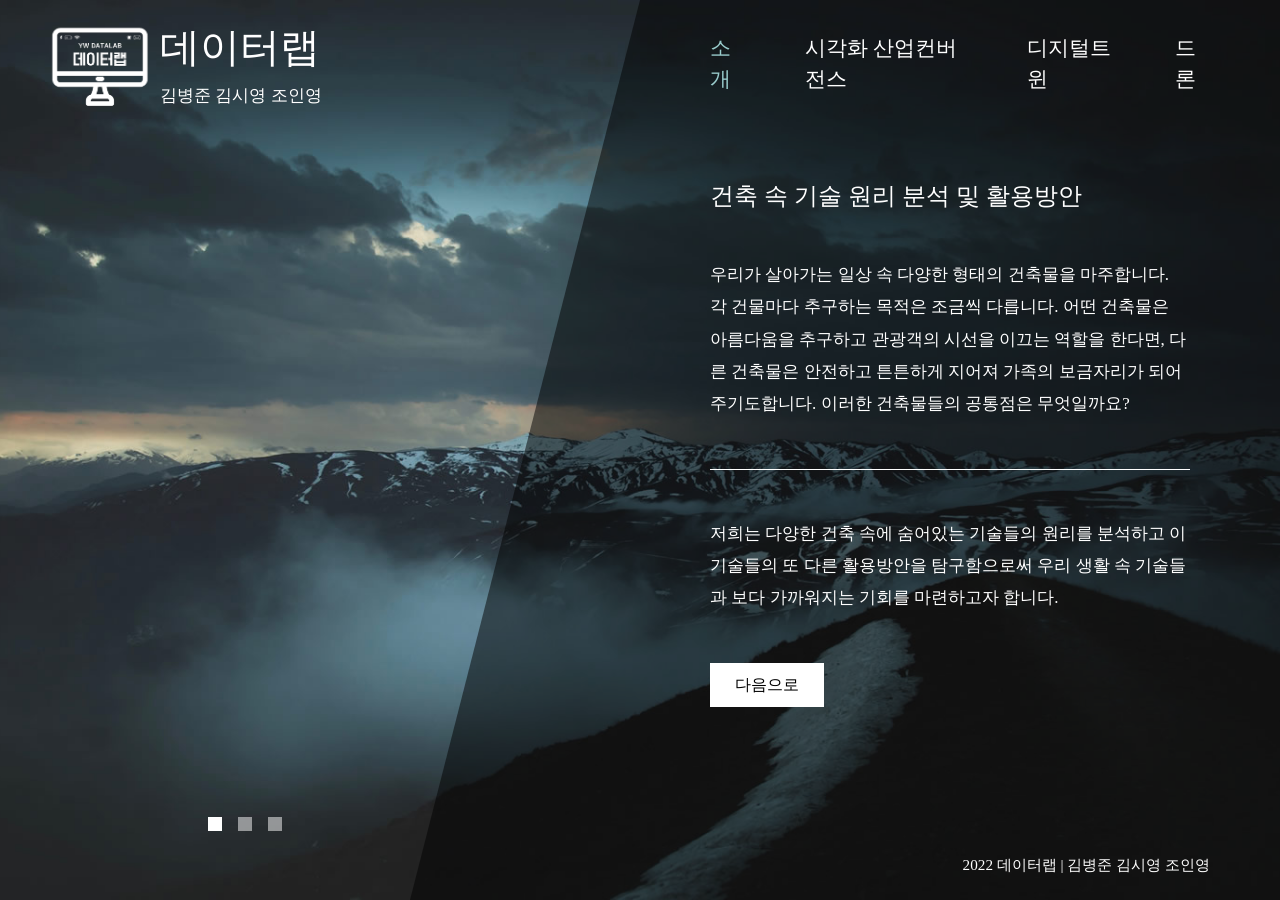
<file: group2/index.html>
<!DOCTYPE html>
<html lang="en">

<head>
    <meta charset="UTF-8">
    <meta name="viewport" content="width=device-width, initial-scale=1.0">
    <meta http-equiv="X-UA-Compatible" content="ie=edge">
    <title>건축기술</title>
    <link href="https://fonts.googleapis.com/css?family=Open+Sans:300,400" rel="stylesheet" /> <!-- https://fonts.google.com/ -->
    <link href="css/bootstrap.min.css" rel="stylesheet" /> <!-- https://getbootstrap.com/ -->
    <link href="fontawesome/css/all.min.css" rel="stylesheet" /> <!-- https://fontawesome.com/ -->
    <link href="css/templatemo-diagoona.css" rel="stylesheet" />
    <link rel="shortcut icon" href="img/데이터랩 로고_블랙.png">
<!--

TemplateMo 550 Diagoona

https://templatemo.com/tm-550-diagoona

-->
</head>

<body>
    <div class="tm-container">        
        <div>
            <div class="tm-row pt-4">
                <div class="tm-col-left">
                    <div class="tm-site-header media">
                        <a href="https://ywdatalab.github.io/tech-research/"><img src="img/데이터랩 로고.png" width="120" height="100"></a>
                        <div class="media-body">
                            <h1 class="tm-sitename text-uppercase">데이터랩</h1>
                            <p class="tm-slogon">김병준 김시영 조인영</p>
                        </div>        
                    </div>
                </div>
                <div class="tm-col-right">
                    <nav class="navbar navbar-expand-lg" id="tm-main-nav">
                        <button class="navbar-toggler toggler-example mr-0 ml-auto" type="button" 
                            data-toggle="collapse" data-target="#navbar-nav" 
                            aria-controls="navbar-nav" aria-expanded="false" aria-label="Toggle navigation">
                            <span><i class="fas fa-bars"></i></span>
                        </button>
                        <div class="collapse navbar-collapse tm-nav" id="navbar-nav">
                            <ul class="navbar-nav text-uppercase">
                                <li class="nav-item active">
                                    <a class="nav-link tm-nav-link" href="#">소개<span class="sr-only">(current)</span></a>
                                </li>
                                <li class="nav-item">
                                    <a class="nav-link tm-nav-link" href="about.html">시각화 산업컨버전스</a>
                                </li>
                                <li class="nav-item">
                                    <a class="nav-link tm-nav-link" href="services.html">디지털트윈</a>
                                </li>                            
                                <li class="nav-item">
                                    <a class="nav-link tm-nav-link" href="contact.html">드론</a>
                                </li>
                            </ul>                            
                        </div>                        
                    </nav>
                </div>
            </div>
            
            <div class="tm-row">
                <div class="tm-col-left"></div>
                <main class="tm-col-right">
                    <section class="tm-content">
                        <h2 class="mb-5 tm-content-title">건축 속 기술 원리 분석 및 활용방안</h2>
                        <p class="mb-5"> ㅤ우리가 살아가는 일상 속 다양한 형태의 건축물을 마주합니다. 각 건물마다 추구하는 목적은 조금씩 다릅니다. 어떤 건축물은 아름다움을 추구하고 관광객의 시선을 이끄는 역할을 한다면, 다른 건축물은 안전하고 튼튼하게 지어져 가족의 보금자리가 되어주기도합니다. 이러한 건축물들의 공통점은 무엇일까요?</p>
                        <hr class="mb-5">
                        <p class="mb-5"> ㅤ저희는 다양한 건축 속에 숨어있는 기술들의 원리를 분석하고 이 기술들의 또 다른 활용방안을 탐구함으로써 우리 생활 속 기술들과 보다 가까워지는 기회를 마련하고자 합니다.</p>                        
                        <a href="about.html" class="btn btn-primary">다음으로</a>
                    </section>
                </main>
            </div>
        </div>        

        <div class="tm-row">
            <div class="tm-col-left text-center">            
                <ul class="tm-bg-controls-wrapper">
                    <li class="tm-bg-control active" data-id="0"></li>
                    <li class="tm-bg-control" data-id="1"></li>
                    <li class="tm-bg-control" data-id="2"></li>
                </ul>            
            </div>        
            <div class="tm-col-right tm-col-footer">
                <footer class="tm-site-footer text-right">
                    <p class="mb-0">2022 데이터랩  
                    
                    | 김병준 김시영 조인영 <a rel="nofollow" target="_parent" href="https://templatemo.com" class="tm-text-link"></a></a></p>
                </footer>
            </div>  
        </div>

        <!-- Diagonal background design -->
        <div class="tm-bg">
            <div class="tm-bg-left"></div>
            <div class="tm-bg-right"></div>
        </div>
    </div>

    <script src="js/jquery-3.4.1.min.js"></script>
    <script src="js/bootstrap.min.js"></script>
    <script src="js/jquery.backstretch.min.js"></script>
    <script src="js/templatemo-script.js"></script>
</body>
</html>
</file>
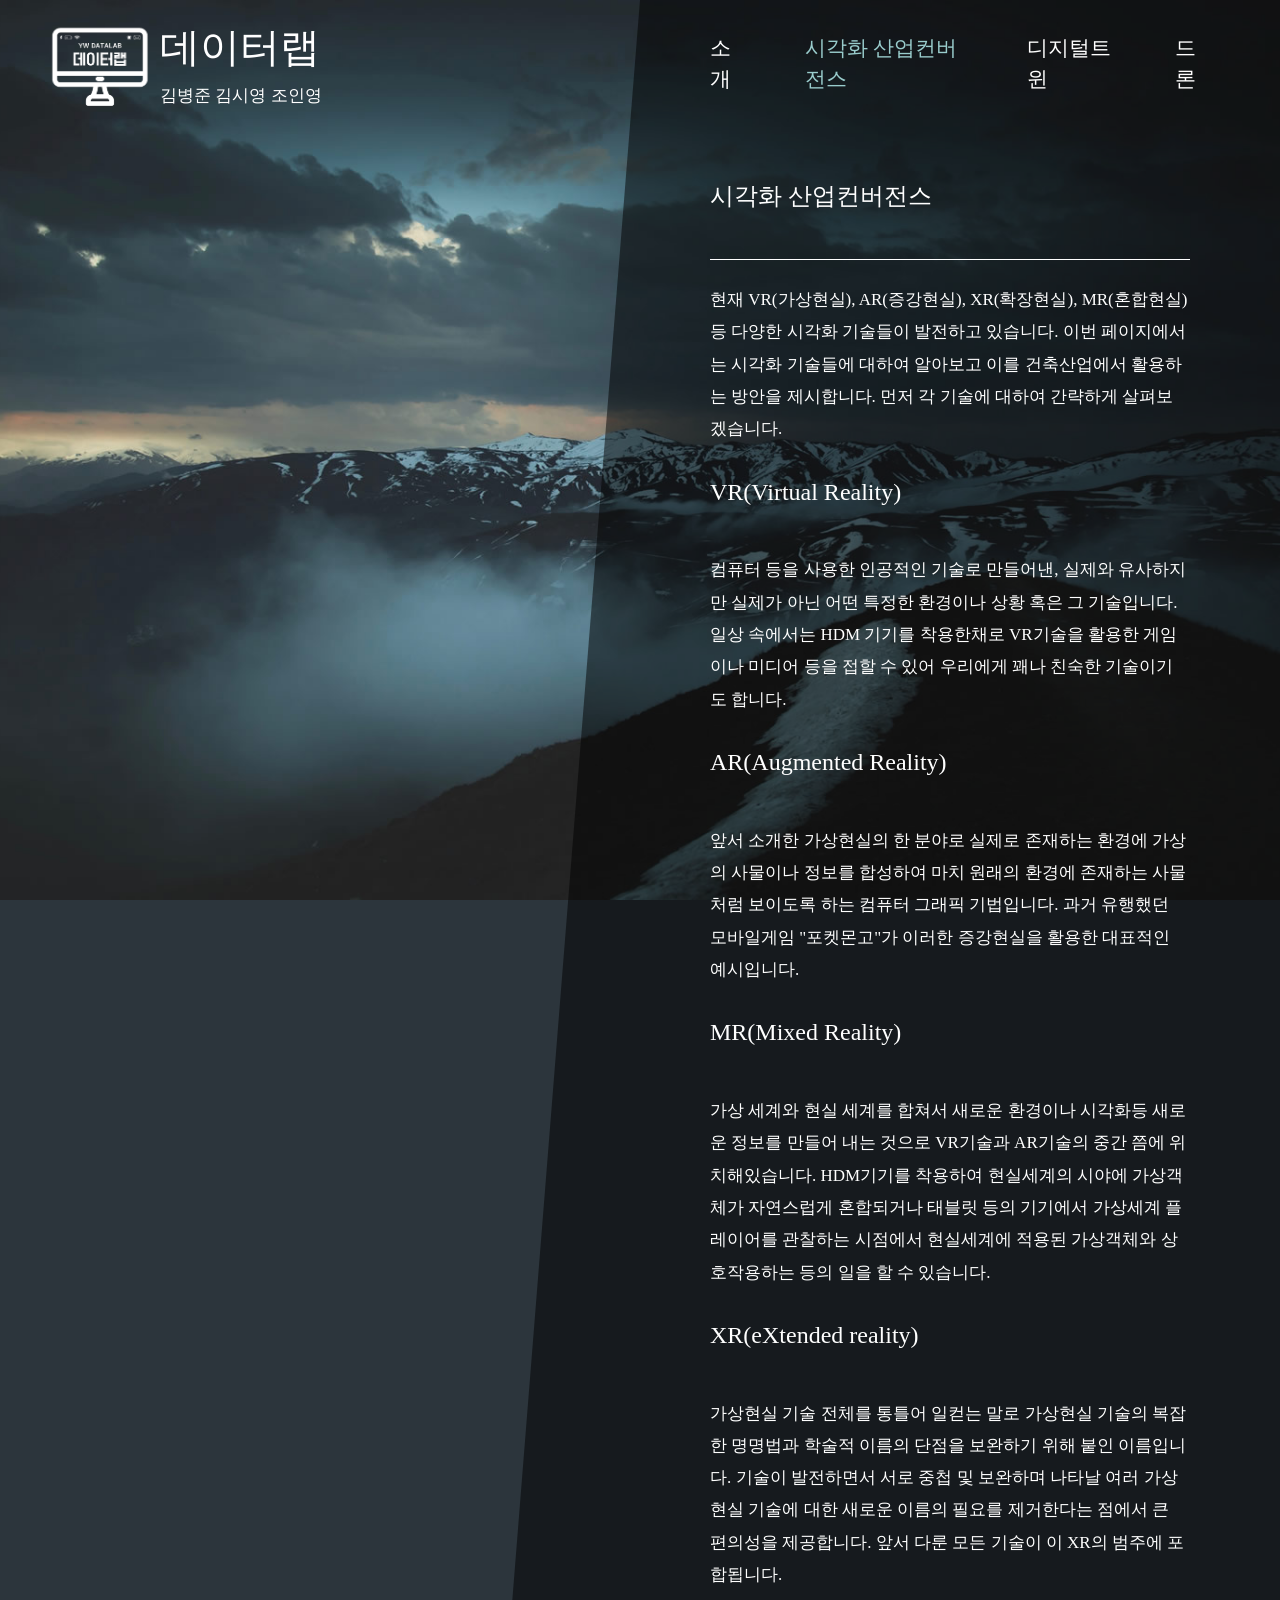
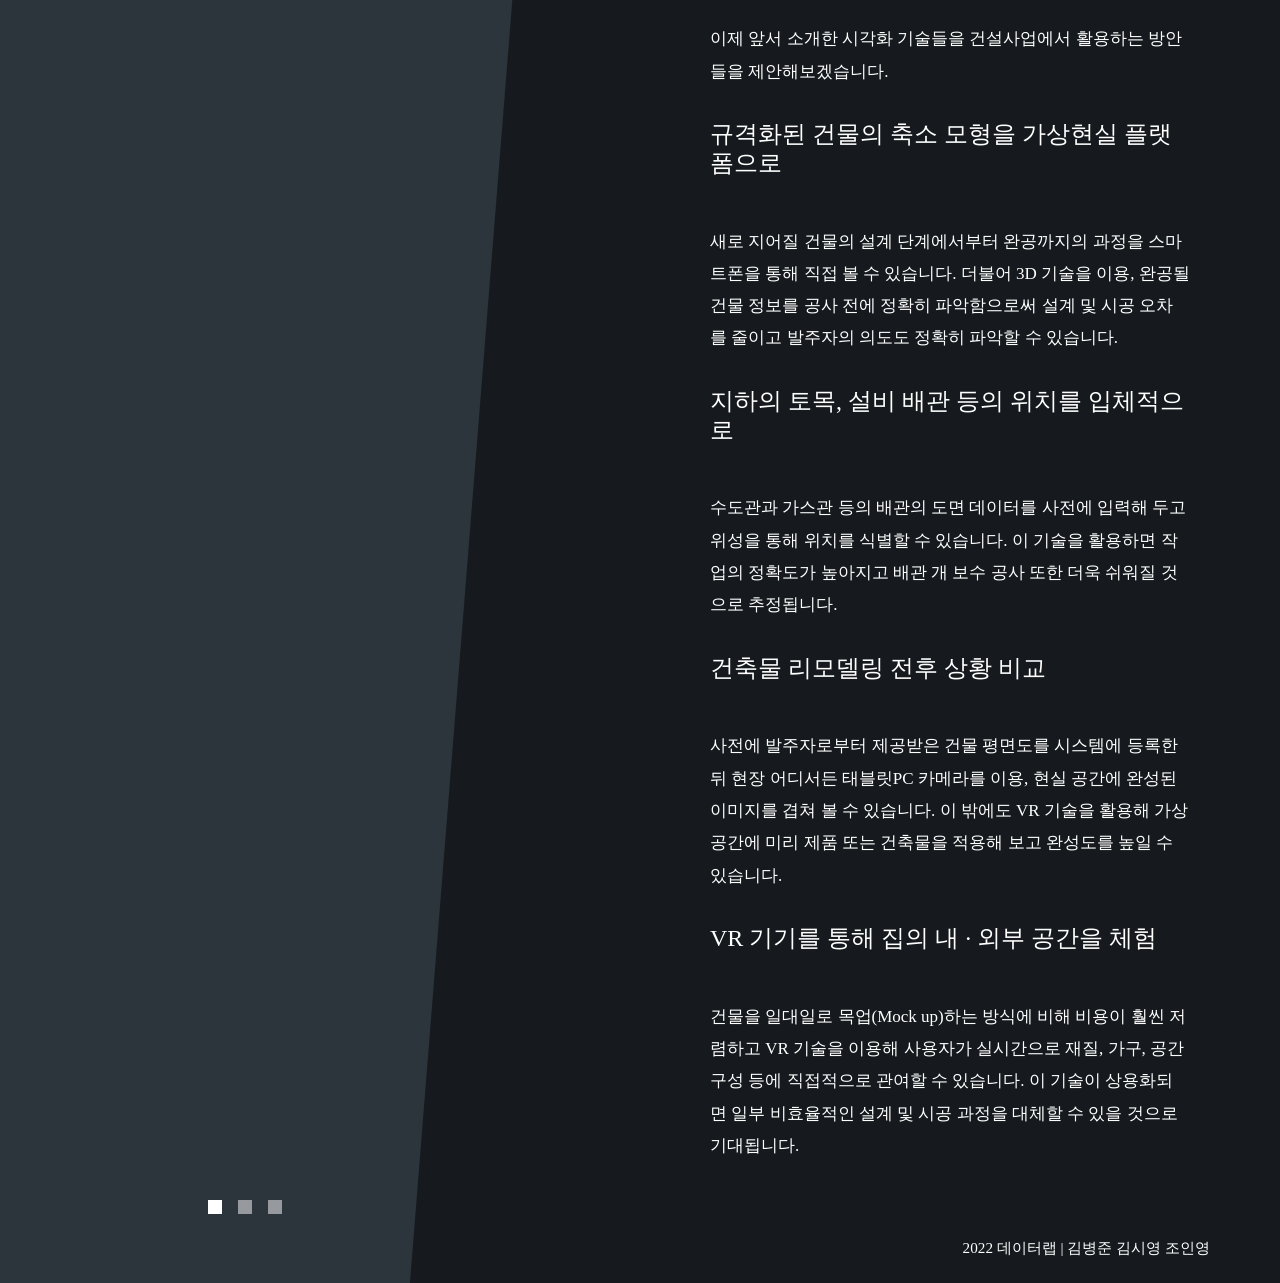
<file: group2/about.html>
<!DOCTYPE html>
<html lang="en">

<head>
    <meta charset="UTF-8">
    <meta name="viewport" content="width=device-width, initial-scale=1.0">
    <meta http-equiv="X-UA-Compatible" content="ie=edge">
    <title>건축기술</title>
    <link href="https://fonts.googleapis.com/css?family=Open+Sans:300,400" rel="stylesheet" /> <!-- https://fonts.google.com/ -->
    <link href="css/bootstrap.min.css" rel="stylesheet" /> <!-- https://getbootstrap.com/ -->
    <link href="fontawesome/css/all.min.css" rel="stylesheet" /> <!-- https://fontawesome.com/ -->
    <link href="css/templatemo-diagoona.css" rel="stylesheet" />
    <link rel="shortcut icon" href="img/데이터랩 로고_블랙.png">
<!--

TemplateMo 550 Diagoona

https://templatemo.com/tm-550-diagoona

-->
</head>

<body>
    <div class="tm-container">        
        <div>
            <div class="tm-row pt-4">
                <div class="tm-col-left">
                    <div class="tm-site-header media">
                        <a href="https://ywdatalab.github.io/tech-research/"><img src="img/데이터랩 로고.png" width="120" height="100"></a>
                        <div class="media-body">
                            <h1 class="tm-sitename text-uppercase">데이터랩</h1>
                            <p class="tm-slogon">김병준 김시영 조인영</p>
                        </div>        
                    </div>
                </div>
                <div class="tm-col-right">
                    <nav class="navbar navbar-expand-lg" id="tm-main-nav">
                        <button class="navbar-toggler toggler-example mr-0 ml-auto" type="button" 
                            data-toggle="collapse" data-target="#navbar-nav" 
                            aria-controls="navbar-nav" aria-expanded="false" aria-label="Toggle navigation">
                            <span><i class="fas fa-bars"></i></span>
                        </button>
                        <div class="collapse navbar-collapse tm-nav" id="navbar-nav">
                            <ul class="navbar-nav text-uppercase">
                                <li class="nav-item">
                                    <a class="nav-link tm-nav-link" href="index.html">소개</a>
                                </li>
                                <li class="nav-item active">
                                    <a class="nav-link tm-nav-link" href="about.html">시각화 산업컨버전스 <span class="sr-only">(current)</span></a>
                                </li>
                                <li class="nav-item">
                                    <a class="nav-link tm-nav-link" href="services.html">디지털트윈</a>
                                </li>                            
                                <li class="nav-item">
                                    <a class="nav-link tm-nav-link" href="contact.html">드론</a>
                                </li>
                            </ul>                            
                        </div>                        
                    </nav>
                </div>
            </div>
            
            <div class="tm-row">
                <div class="tm-col-left"></div>
                <main class="tm-col-right">
                    <section class="tm-content tm-about">
                        <h2 class="mb-5 tm-content-title">시각화 산업컨버전스</h2>
                        <hr class="mb-4">
                        <div class="media my-3">
                            <div class="media-body">
                                <p>ㅤ현재 VR(가상현실), AR(증강현실), XR(확장현실), MR(혼합현실)등 다양한 시각화 기술들이 발전하고 있습니다. 이번 페이지에서는 시각화 기술들에 대하여 알아보고 이를 건축산업에서 활용하는 방안을 제시합니다. 먼저 각 기술에 대하여 간략하게 살펴보겠습니다.</p>
                            </div> 
                        </div>

                        <h2 class="mb-5 tm-content-title">VR(Virtual Reality)</h2>
                        <div class="media my-3">
                        <div class="media-body">
                                <p>ㅤ컴퓨터 등을 사용한 인공적인 기술로 만들어낸, 실제와 유사하지만 실제가 아닌 어떤 특정한 환경이나 상황 혹은 그 기술입니다. 일상 속에서는 HDM 기기를 착용한채로 VR기술을 활용한 게임이나 미디어 등을 접할 수 있어 우리에게 꽤나 친숙한 기술이기도 합니다.</p>
                            </div> 
                        </div>

                        <h2 class="mb-5 tm-content-title">AR(Augmented Reality)</h2>
                        <div class="media my-3">                            
                            <div class="media-body">
                                <p>ㅤ앞서 소개한 가상현실의 한 분야로 실제로 존재하는 환경에 가상의 사물이나 정보를 합성하여 마치 원래의 환경에 존재하는 사물처럼 보이도록 하는 컴퓨터 그래픽 기법입니다. 과거 유행했던 모바일게임 "포켓몬고"가 이러한 증강현실을 활용한 대표적인 예시입니다.</p>
                            </div> 
                        </div>
                        <h2 class="mb-5 tm-content-title">MR(Mixed Reality)</h2>
                        <div class="media my-3">                            
                            <div class="media-body">
                                <p>ㅤ가상 세계와 현실 세계를 합쳐서 새로운 환경이나 시각화등 새로운 정보를 만들어 내는 것으로 VR기술과 AR기술의 중간 쯤에 위치해있습니다. HDM기기를 착용하여 현실세계의 시야에 가상객체가 자연스럽게 혼합되거나 태블릿 등의 기기에서 가상세계 플레이어를 관찰하는 시점에서 현실세계에 적용된 가상객체와 상호작용하는 등의 일을 할 수 있습니다.</p>
                            </div>
                        </div>
                        <h2 class="mb-5 tm-content-title">XR(eXtended reality)</h2>
                        <div class="media my-3">                            
                            <div class="media-body">
                                <p>ㅤ가상현실 기술 전체를 통틀어 일컫는 말로 가상현실 기술의 복잡한 명명법과  학술적 이름의 단점을 보완하기 위해 붙인 이름입니다. 기술이 발전하면서 서로 중첩 및 보완하며 나타날 여러 가상현실 기술에 대한 새로운 이름의 필요를 제거한다는 점에서 큰 편의성을 제공합니다. 앞서 다룬 모든 기술이 이 XR의 범주에 포합됩니다.</p>
                            </div>
                        </div>
                        <div class="media my-3">                            
                            <div class="media-body">
                                   <p>ㅤ이제 앞서 소개한 시각화 기술들을 건설사업에서 활용하는 방안들을 제안해보겠습니다.</p>
                       </div> 
                   </div>         
                                <h2 class="mb-5 tm-content-title">규격화된 건물의 축소 모형을 가상현실 플랫폼으로 </h2>
                                <div class="media my-3">                            
                                    <div class="media-body">
                                        <p> ㅤ새로 지어질 건물의 설계 단계에서부터 완공까지의 과정을 스마트폰을 통해 직접 볼 수 있습니다. 더불어 3D 기술을 이용, 완공될 건물 정보를 공사 전에 정확히 파악함으로써 설계 및 시공 오차를 줄이고 발주자의 의도도 정확히 파악할 수 있습니다.</p>
                                 </div>
                                </div>
                                <h2 class="mb-5 tm-content-title">지하의 토목, 설비 배관 등의 위치를 입체적으로</h2>
                                <div class="media my-3">                            
                                    <div class="media-body">
                                        <p>ㅤ수도관과 가스관 등의 배관의 도면 데이터를 사전에 입력해 두고 위성을 통해 위치를 식별할 수 있습니다. 이 기술을 활용하면 작업의 정확도가 높아지고 배관 개 보수 공사 또한 더욱 쉬워질 것으로 추정됩니다.</p>
                                    </div>
                                </div>
                                <h2 class="mb-5 tm-content-title">건축물 리모델링 전후 상황 비교</h2>
                                <div class="media my-3">                            
                                    <div class="media-body">
                                        <p>ㅤ사전에 발주자로부터 제공받은 건물 평면도를 시스템에 등록한 뒤 현장 어디서든 태블릿PC 카메라를 이용, 현실 공간에 완성된 이미지를 겹쳐 볼 수 있습니다. 이 밖에도 VR 기술을 활용해 가상공간에 미리 제품 또는 건축물을 적용해 보고 완성도를 높일 수 있습니다.</p>
                                    </div>
                                </div>
                                <h2 class="mb-5 tm-content-title">VR 기기를 통해 집의 내 · 외부 공간을 체험</h2>
                                <div class="media my-3">                            
                                    <div class="media-body">
                                        <p>ㅤ건물을 일대일로 목업(Mock up)하는 방식에 비해 비용이 훨씬 저렴하고 VR 기술을 이용해 사용자가 실시간으로 재질, 가구, 공간 구성 등에 직접적으로 관여할 수 있습니다. 이 기술이 상용화되면 일부 비효율적인 설계 및 시공 과정을 대체할 수 있을 것으로 기대됩니다. </p>
                                    </div>
                                </div>
                            </section>
                        </main>
                    </div>
                </div>          

        <div class="tm-row">
            <div class="tm-col-left text-center">            
                <ul class="tm-bg-controls-wrapper">
                    <li class="tm-bg-control active" data-id="0"></li>
                    <li class="tm-bg-control" data-id="1"></li>
                    <li class="tm-bg-control" data-id="2"></li>
                </ul>            
            </div>        
            <div class="tm-col-right tm-col-footer">
                <footer class="tm-site-footer text-right">
                    <p class="mb-0">2022 데이터랩  
                    
                        | 김병준 김시영 조인영 <a rel="nofollow" target="_parent" href="https://templatemo.com" class="tm-text-link"></a></a></p>
                    </footer>
            </div>   
        </div>        

        <!-- Diagonal background design -->
        <div class="tm-bg">
            <div class="tm-bg-left"></div>
            <div class="tm-bg-right"></div>
        </div>
    </div>

    <script src="js/jquery-3.4.1.min.js"></script>
    <script src="js/bootstrap.min.js"></script>
    <script src="js/jquery.backstretch.min.js"></script>
    <script src="js/templatemo-script.js"></script>
</body>
</html>
</file>
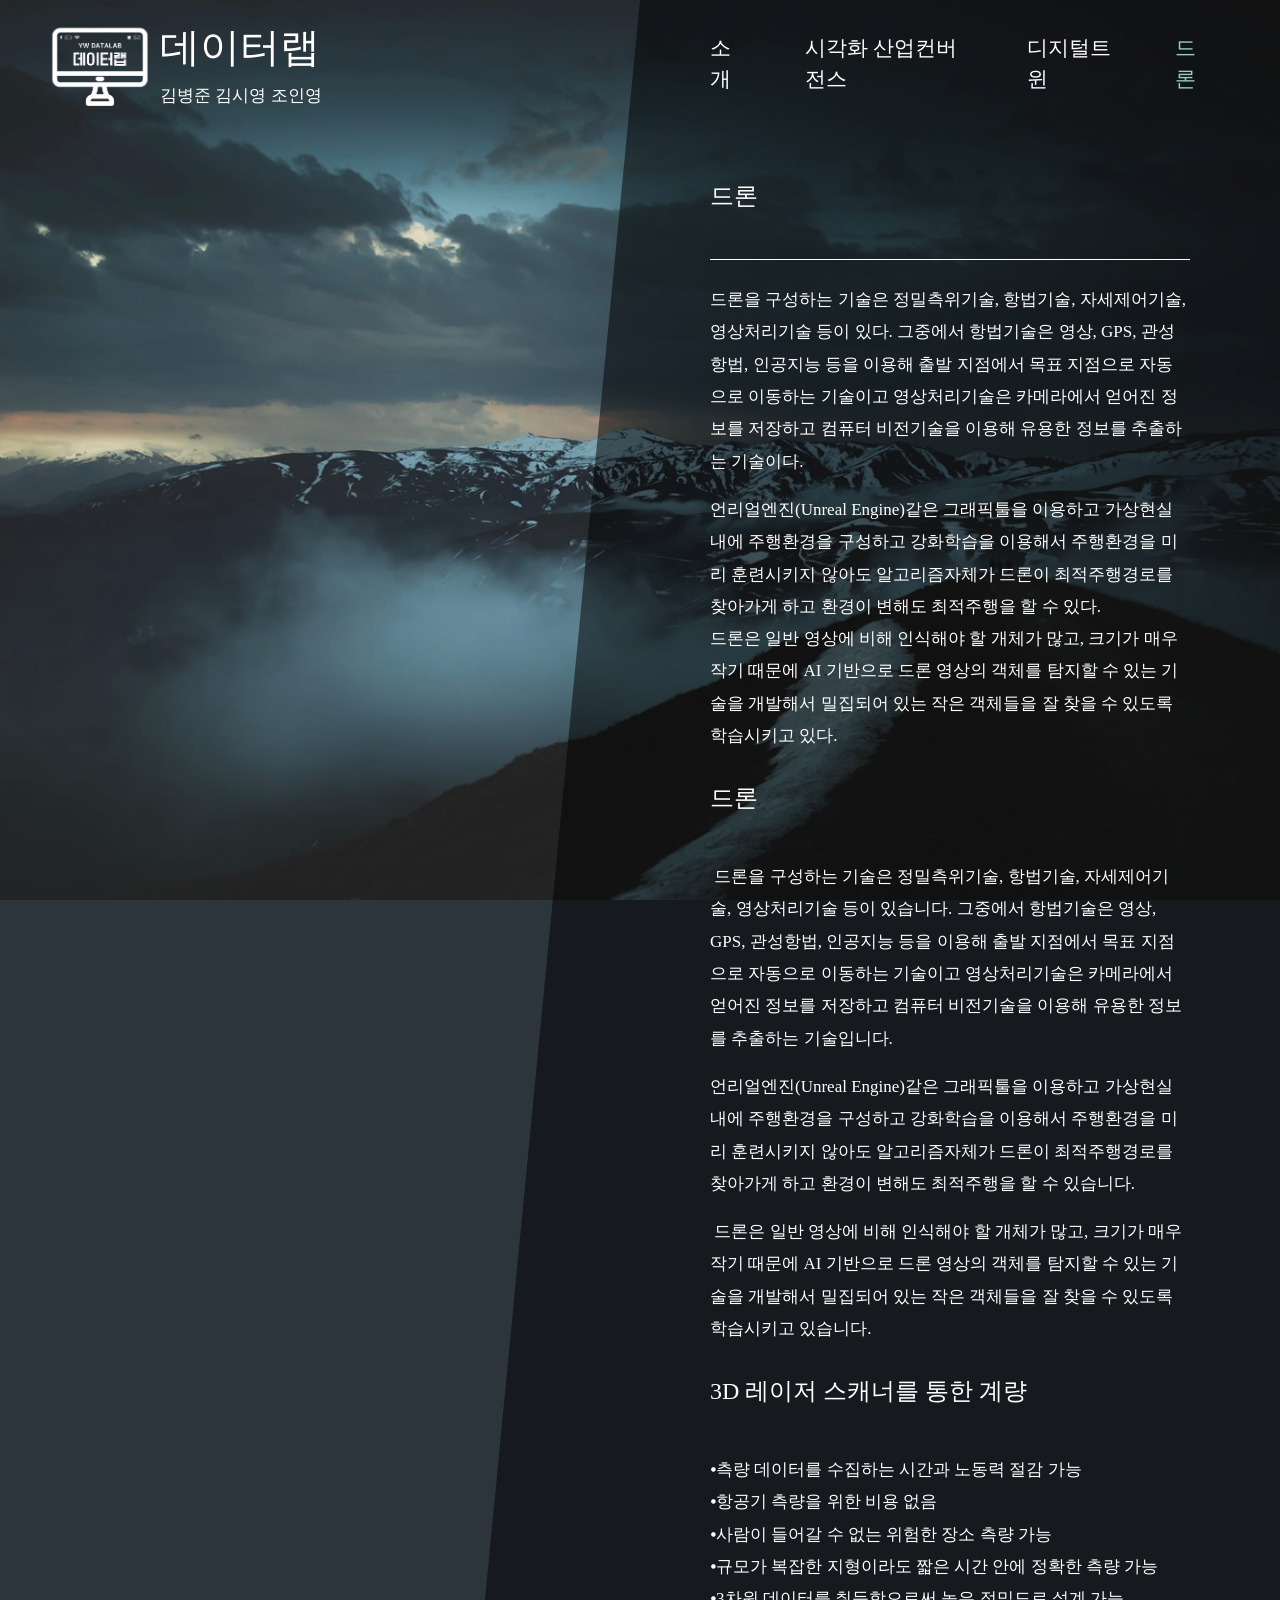
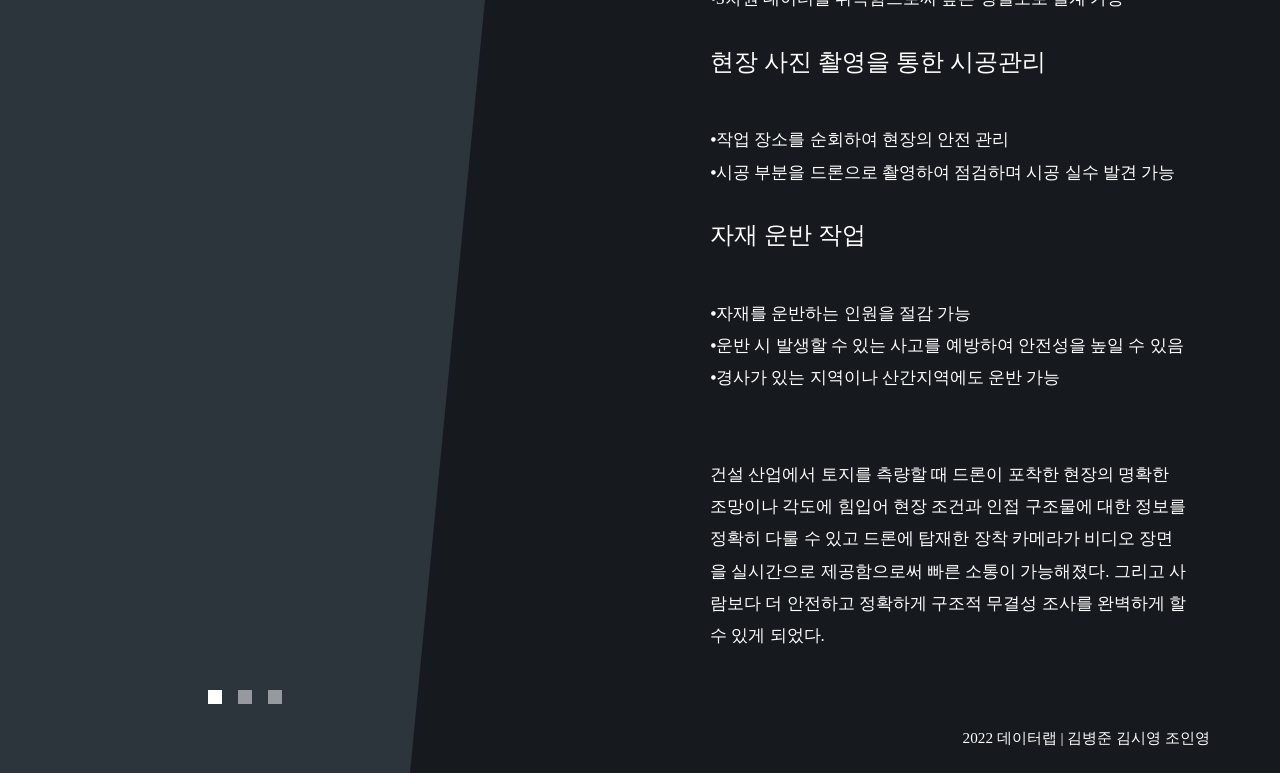
<file: group2/contact.html>
<!DOCTYPE html>
<html lang="en">

<head>
    <meta charset="UTF-8">
    <meta name="viewport" content="width=device-width, initial-scale=1.0">
    <meta http-equiv="X-UA-Compatible" content="ie=edge">
    <title>건축기술</title>
    <link href="https://fonts.googleapis.com/css?family=Open+Sans:300,400" rel="stylesheet" /> <!-- https://fonts.google.com/ -->
    <link href="css/bootstrap.min.css" rel="stylesheet" /> <!-- https://getbootstrap.com/ -->
    <link href="fontawesome/css/all.min.css" rel="stylesheet" /> <!-- https://fontawesome.com/ -->
    <link href="css/templatemo-diagoona.css" rel="stylesheet" />
    <link rel="shortcut icon" href="img/데이터랩 로고_블랙.png">
<!--

TemplateMo 550 Diagoona

https://templatemo.com/tm-550-diagoona

-->
</head>
<body>
    <div class="tm-container">
        <div>
            <div class="tm-row pt-4">
                <div class="tm-col-left">
                    <div class="tm-site-header media">
                        <a href="https://ywdatalab.github.io/tech-research/"><img src="img/데이터랩 로고.png" width="120" height="100"></a>
                        <div class="media-body">
                            <h1 class="tm-sitename text-uppercase">데이터랩</h1>
                            <p class="tm-slogon">김병준 김시영 조인영</p>
                        </div>        
                    </div>
                </div>
                <div class="tm-col-right">
                    <nav class="navbar navbar-expand-lg" id="tm-main-nav">
                        <button class="navbar-toggler toggler-example mr-0 ml-auto" type="button" 
                            data-toggle="collapse" data-target="#navbar-nav" 
                            aria-controls="navbar-nav" aria-expanded="false" aria-label="Toggle navigation">
                            <span><i class="fas fa-bars"></i></span>
                        </button>
                        <div class="collapse navbar-collapse tm-nav" id="navbar-nav">
                            <ul class="navbar-nav text-uppercase">
                                <li class="nav-item">
                                    <a class="nav-link tm-nav-link" href="index.html">소개</a>
                                </li>
                                <li class="nav-item">
                                    <a class="nav-link tm-nav-link" href="about.html">시각화 산업컨버전스</a>
                                </li>
                                <li class="nav-item">
                                    <a class="nav-link tm-nav-link" href="services.html">디지털트윈</a>
                                </li>                            
                                <li class="nav-item active">
                                    <a class="nav-link tm-nav-link" href="contact.html">드론 <span class="sr-only">(current)</span></a>
                                </li>
                            </ul>                            
                        </div>                        
                    </nav>
                </div>
            </div>
            
            <div class="tm-row">
                <div class="tm-col-left"></div>
                <main class="tm-col-right">
                    <section class="tm-content tm-about">
                        <h2 class="mb-5 tm-content-title">드론</h2>
                        <hr class="mb-4">
                        <div class="media my-3">
                            <div class="media-body">
                                <p> ㅤ드론을 구성하는 기술은 정밀측위기술, 항법기술, 자세제어기술, 영상처리기술 등이 있다. 
                                    그중에서 항법기술은 영상, GPS, 관성항법, 인공지능 등을 이용해 출발 지점에서 목표 지점으로 자동으로 이동하는 기술이고 
                                    영상처리기술은 카메라에서 얻어진 정보를 저장하고 컴퓨터 비전기술을 이용해 유용한 정보를 추출하는 기술이다.</p>
                                <p>ㅤ언리얼엔진(Unreal Engine)같은 그래픽툴을 이용하고 가상현실 내에 주행환경을 구성하고 강화학습을 이용해서 주행환경을 
                                    미리 훈련시키지 않아도 알고리즘자체가 드론이 최적주행경로를 찾아가게 하고 환경이 변해도 최적주행을 할 수 있다. <br>
                                    ㅤ드론은 일반 영상에 비해 인식해야 할 개체가 많고, 크기가 매우 작기 때문에 AI 기반으로 드론 영상의 객체를 탐지할 수 있는 
                                    기술을 개발해서 밀집되어 있는 작은 객체들을 잘 찾을 수 있도록 학습시키고 있다.</p>
                            </div> 
                        </div>
                                           
                                 <h2 class="mb-5 tm-content-title">드론</h2>
                                 <div class="media my-3">
                                    <div class="media-body">
                                <p>ㅤ 드론을 구성하는 기술은 정밀측위기술, 항법기술, 자세제어기술, 영상처리기술 등이 있습니다. 
                                    그중에서 항법기술은 영상, GPS, 관성항법, 인공지능 등을 이용해 출발 지점에서 목표 지점으로 자동으로 이동하는 기술이고 
                                    영상처리기술은 카메라에서 얻어진 정보를 저장하고 컴퓨터 비전기술을 이용해 유용한 정보를 추출하는 기술입니다.</p>
                                <p>ㅤ언리얼엔진(Unreal Engine)같은 그래픽툴을 이용하고 가상현실 내에 주행환경을 구성하고 강화학습을 이용해서 주행환경을 
                                    미리 훈련시키지 않아도 알고리즘자체가 드론이 최적주행경로를 찾아가게 하고 환경이 변해도 최적주행을 할 수 있습니다. </p>
                                  <p> ㅤ 드론은 일반 영상에 비해 인식해야 할 개체가 많고, 크기가 매우 작기 때문에 AI 기반으로 드론 영상의 객체를 탐지할 수 있는 
                                    기술을 개발해서 밀집되어 있는 작은 객체들을 잘 찾을 수 있도록 학습시키고 있습니다.</p>
                            </div> 
                        </div>

                        <h2 class="mb-5 tm-content-title">3D 레이저 스캐너를 통한 계량</h2>
                        <div class="media my-3">
                            <div class="media-body">
                                <p>⦁ㅤ측량 데이터를 수집하는 시간과 노동력 절감 가능<br>⦁ㅤ항공기 측량을 위한 비용 없음
                                    <br>⦁ㅤ사람이 들어갈 수 없는 위험한 장소 측량 가능<br>⦁ㅤ규모가 복잡한 지형이라도 짧은 시간 안에 정확한 측량 가능
                                    <br>⦁ㅤ3차원 데이터를 취득함으로써 높은 정밀도로 설계 가능<br></p>
                            </div> 
                        </div>

                        <h2 class="mb-5 tm-content-title">현장 사진 촬영을 통한 시공관리</h2>
                        <div class="media my-3">                            
                            <div class="media-body">
                                <p>⦁ㅤ작업 장소를 순회하여 현장의 안전 관리<br>⦁ㅤ시공 부분을 드론으로 촬영하여 점검하며 시공 실수 발견 가능<br></p>
                            </div> 
                        </div>

                        <h2 class="mb-5 tm-content-title">자재 운반 작업</h2>
                        <div class="media my-3">                            
                            <div class="media-body">
                                <p>⦁ㅤ자재를 운반하는 인원을 절감 가능<br>⦁ㅤ운반 시 발생할 수 있는 사고를 예방하여 안전성을 높일 수 있음<br>
                                    ⦁ㅤ경사가 있는 지역이나 산간지역에도 운반 가능<br>
                                </p>
                            </div>                         
                        </div>   
                        
                        <h2 class="mb-5 tm-content-title"></h2>
                        <div class="media my-3">                            
                            <div class="media-body">
                                <p>ㅤ건설 산업에서 토지를 측량할 때 드론이 포착한 현장의 명확한 조망이나 각도에 힘입어 현장 조건과 인접 구조물에 대한 정보를 
                                    정확히 다룰 수 있고 드론에 탑재한 장착 카메라가 비디오 장면을 실시간으로 제공함으로써 빠른 소통이 가능해졌다. 
                                    그리고 사람보다 더 안전하고 정확하게 구조적 무결성 조사를 완벽하게 할 수 있게 되었다.</p>
                            </div> 
                        </div>                     
                    </section>
                </main>
            </div>
        </div>        

        <div class="tm-row">
            <div class="tm-col-left text-center">            
                <ul class="tm-bg-controls-wrapper">
                    <li class="tm-bg-control active" data-id="0"></li>
                    <li class="tm-bg-control" data-id="1"></li>
                    <li class="tm-bg-control" data-id="2"></li>
                </ul>            
            </div>        
            <div class="tm-col-right tm-col-footer">
                <footer class="tm-site-footer text-right">
                    <p class="mb-0">2022 데이터랩  
                    
                        | 김병준 김시영 조인영 <a rel="nofollow" target="_parent" href="https://templatemo.com" class="tm-text-link"></a></a></p>
                    </footer>
            </div>   
        </div>        

        <!-- Diagonal background design -->
        <div class="tm-bg">
            <div class="tm-bg-left"></div>
            <div class="tm-bg-right"></div>
        </div>
    </div>

    <script src="js/jquery-3.4.1.min.js"></script>
    <script src="js/bootstrap.min.js"></script>
    <script src="js/jquery.backstretch.min.js"></script>
    <script src="js/templatemo-script.js"></script>
</body>
</html>
</file>
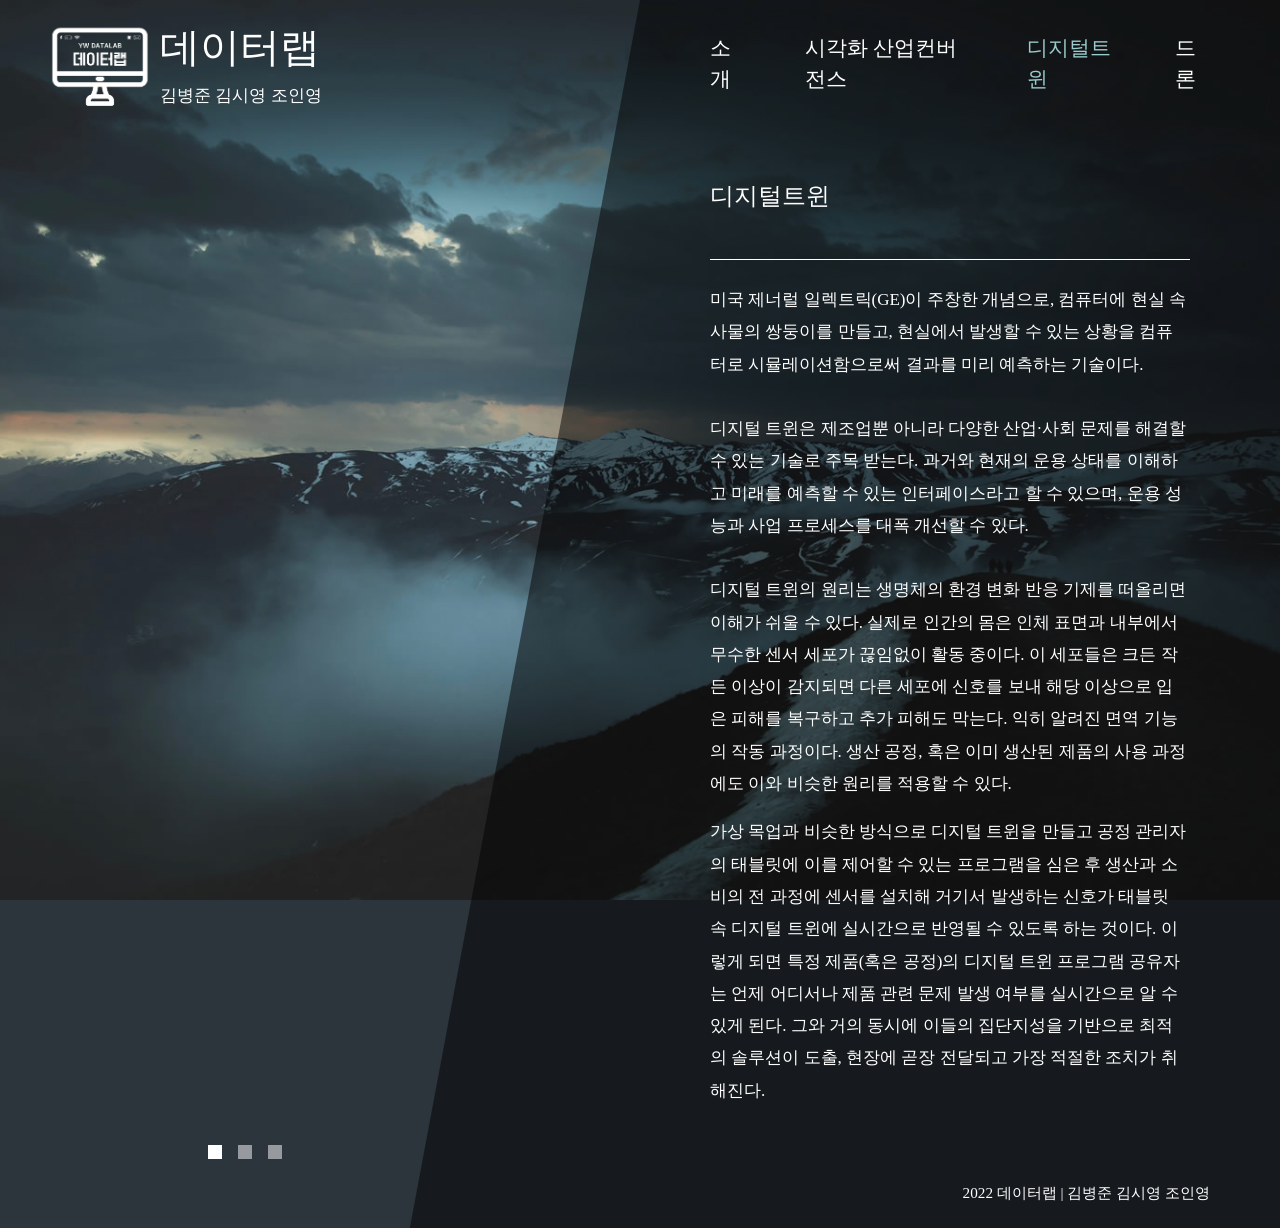
<file: group2/services.html>
<!DOCTYPE html>
<html lang="en">

<head>
    <meta charset="UTF-8">
    <meta name="viewport" content="width=device-width, initial-scale=1.0">
    <meta http-equiv="X-UA-Compatible" content="ie=edge">
    <title>건축기술</title>
    <link href="https://fonts.googleapis.com/css?family=Open+Sans:300,400" rel="stylesheet" /> <!-- https://fonts.google.com/ -->
    <link href="css/bootstrap.min.css" rel="stylesheet" /> <!-- https://getbootstrap.com/ -->
    <link href="fontawesome/css/all.min.css" rel="stylesheet" /> <!-- https://fontawesome.com/ -->
    <link href="css/templatemo-diagoona.css" rel="stylesheet" />
    <link rel="shortcut icon" href="img/데이터랩 로고_블랙.png">
<!--

TemplateMo 550 Diagoona

https://templatemo.com/tm-550-diagoona

-->
</head>

<body>
    <div class="tm-container">        
        <div>
            <div class="tm-row pt-4">
                <div class="tm-col-left">
                    <div class="tm-site-header media">
                        <a href="https://ywdatalab.github.io/tech-research/"><img src="img/데이터랩 로고.png" width="120" height="100"></a>
                        <div class="media-body">
                            <h1 class="tm-sitename text-uppercase">데이터랩</h1>
                            <p class="tm-slogon">김병준 김시영 조인영</p>
                        </div>        
                    </div>
                </div>
                <div class="tm-col-right">
                    <nav class="navbar navbar-expand-lg" id="tm-main-nav">
                        <button class="navbar-toggler toggler-example mr-0 ml-auto" type="button" 
                            data-toggle="collapse" data-target="#navbar-nav" 
                            aria-controls="navbar-nav" aria-expanded="false" aria-label="Toggle navigation">
                            <span><i class="fas fa-bars"></i></span>
                        </button>
                        <div class="collapse navbar-collapse tm-nav" id="navbar-nav">
                            <ul class="navbar-nav text-uppercase">
                                <li class="nav-item">
                                    <a class="nav-link tm-nav-link" href="index.html">소개</a>
                                </li>
                                <li class="nav-item">
                                    <a class="nav-link tm-nav-link" href="about.html">시각화 산업컨버전스</a>
                                </li>
                                <li class="nav-item active">
                                    <a class="nav-link tm-nav-link" href="services.html">디지털트윈 <span class="sr-only">(current)</span></a>
                                </li>                            
                                <li class="nav-item">
                                    <a class="nav-link tm-nav-link" href="contact.html">드론</a>
                                </li>
                            </ul>                            
                        </div>                        
                    </nav>
                </div>
            </div>
            
            <div class="tm-row">
                <div class="tm-col-left"></div>
                <main class="tm-col-right">
                    <section class="tm-content tm-about">
                        <h2 class="mb-5 tm-content-title">디지털트윈</h2>
                        <hr class="mb-4">
                        <div class="media my-3">
                            <div class="media-body">
                                <p> ㅤ미국 제너럴 일렉트릭(GE)이 주창한 개념으로, 컴퓨터에 현실 속 사물의 쌍둥이를 만들고, 현실에서 발생할 수 있는 상황을 컴퓨터로 시뮬레이션함으로써 결과를 미리 예측하는 기술이다.</p>
                            </div> 
                        </div>

                        <div class="media my-3">
                            <div class="media-body">
                                <p>ㅤ디지털 트윈은 제조업뿐 아니라 다양한 산업·사회 문제를 해결할 수 있는 기술로 주목 받는다. 과거와 현재의 운용 상태를 이해하고 미래를 예측할 수 있는 인터페이스라고 할 수 있으며, 운용 성능과 사업 프로세스를 대폭 개선할 수 있다.</p>
                            </div> 
                        </div>

                        <div class="media my-3">                            
                            <div class="media-body">
                                <p>ㅤ디지털 트윈의 원리는 생명체의 환경 변화 반응 기제를 떠올리면 이해가 쉬울 수 있다. 실제로 인간의 몸은 인체 표면과 내부에서 무수한 센서 세포가 끊임없이 활동 중이다. 이 세포들은 크든 작든 이상이 감지되면 다른 세포에 신호를 보내 해당 이상으로 입은 피해를 복구하고 추가 피해도 막는다. 익히 알려진 면역 기능의 작동 과정이다. 생산 공정, 혹은 이미 생산된 제품의 사용 과정에도 이와 비슷한 원리를 적용할 수 있다. </p> <p>ㅤ가상 목업과 비슷한 방식으로 디지털 트윈을 만들고 공정 관리자의 태블릿에 이를 제어할 수 있는 프로그램을 심은 후 생산과 소비의 전 과정에 센서를 설치해 거기서 발생하는 신호가 태블릿 속 디지털 트윈에 실시간으로 반영될 수 있도록 하는 것이다. 이렇게 되면 특정 제품(혹은 공정)의 디지털 트윈 프로그램 공유자는 언제 어디서나 제품 관련 문제 발생 여부를 실시간으로 알 수 있게 된다. 그와 거의 동시에 이들의 집단지성을 기반으로 최적의 솔루션이 도출, 현장에 곧장 전달되고 가장 적절한 조치가 취해진다.</p>
                            </div> 
                        </div>

                    </section>
                </main>
            </div>
        </div>        

        <div class="tm-row">
            <div class="tm-col-left text-center">            
                <ul class="tm-bg-controls-wrapper">
                    <li class="tm-bg-control active" data-id="0"></li>
                    <li class="tm-bg-control" data-id="1"></li>
                    <li class="tm-bg-control" data-id="2"></li>
                </ul>            
            </div>        
            <div class="tm-col-right tm-col-footer">
                <footer class="tm-site-footer text-right">
                    <p class="mb-0">2022 데이터랩  
                    
                        | 김병준 김시영 조인영 <a rel="nofollow" target="_parent" href="https://templatemo.com" class="tm-text-link"></a></a></p>
                    </footer>
            </div>   
        </div>        

        <!-- Diagonal background design -->
        <div class="tm-bg">
            <div class="tm-bg-left"></div>
            <div class="tm-bg-right"></div>
        </div>
    </div>

    <script src="js/jquery-3.4.1.min.js"></script>
    <script src="js/bootstrap.min.js"></script>
    <script src="js/jquery.backstretch.min.js"></script>
    <script src="js/templatemo-script.js"></script>
</body>
</html>
</file>
<file: group2/css/templatemo-diagoona.css>
/*

TemplateMo 550 Diagoona

https://templatemo.com/tm-550-diagoona

*/

body {
    font-family: '평창체';
    font-size: 17px;
    font-weight: 300;
    overflow-x: hidden;
    color: white;
    background-color: #2C353C;
}

a { 
    transition: all 0.3s ease; 
    text-decoration: none;
}

ul { padding: 0; }
a:hover { text-decoration: none; }
button:focus { outline: none; }
p { line-height: 1.9; }
.tm-logo { margin-right: 20px; }
.tm-slogan { font-size: 0.8rem; }

/* Navigation */
.navbar-toggler {
    padding: 8px 15px;
    border: 0;
    border-radius: 0;
    transform: skewX(-15deg);
    background-color: rgba(0,0,0,0.5);
    color: white;    
}

.navbar-toggler i { transform: skewX(15deg); }

.navbar-expand-lg {
    padding-left: 0;
    padding-right: 0;
}

.navbar-expand-lg .navbar-nav .nav-link { padding: 0; }

.navbar-expand-lg .navbar-nav .tm-nav-link {
    font-size: 1.3rem;
    font-weight: 400;
    color: white;    
    padding-bottom: 30px;    
}

.nav-item { margin-right: 60px; }

.nav-item:last-child { margin-right: 0; }

.nav-item.active .tm-nav-link,
.nav-item:hover .tm-nav-link {
    color: #9CC;
}

/* Page Background */
.tm-bg {
    position: absolute;
    left: 0;
    right: 0;
    width: 100%;
    height: 100%;
    display: flex;
    z-index: -1000;
}

.tm-bg-left,
.tm-bg-right {
    position: relative;
    width: 50%;
    height: 100%;
}

.tm-bg-right { background-color: rgba(0,0,0,0.5); }

.tm-bg-left {
    border-right: 230px solid rgba(0,0,0,0.5);
    border-top: 100vh solid transparent;
}

.tm-bg-controls-wrapper {
    display: inline-block;
    margin-left: -150px;
}

.tm-bg-control {
    display: inline-block;
    width: 14px;
    height: 14px;
    background-color: rgba(255,255,255,0.5);
    margin: 6px;
    cursor: pointer;
}

.tm-bg-control.active,
.tm-bg-control:hover {
    background-color: white;
}

.tm-container {
    width: 100%;
    height: 100%;
    min-height: 100vh;
    position: relative;
    display: flex;
    flex-direction: column;
    justify-content: space-between;  
}

.tm-row { display: flex; }

.tm-col-left {
    width: 50%;
    height: 100%;
    padding-left: 40px;  
    padding-right: 40px;
}

.tm-col-right {
    width: 50%;
    height: 100%;
    padding-left: 70px;
    padding-right: 70px;
}

.tm-content {
    max-width: 660px;
    margin-top: 50px;
    padding-right: 20px;
}

.tm-about { max-width: 525px; }

::-webkit-scrollbar {
    -webkit-appearance: none;
    width: 10px;
}
  
::-webkit-scrollbar-thumb {
    border-radius: 5px;
    background-color: rgba(255,255,255,.8);
    box-shadow: 0 0 1px rgba(255,255,255,.8);
}

.tm-content-title { font-size: 1.5rem; }
hr { border-top: 1px solid white; }

.btn {
    padding: 10px 25px;
    border-radius: 0;
}

.btn-big {
    padding: 9px 40px;
    font-size: 1.2rem;;
}

.btn-primary {
    background-color: white;
    color: black;
    border: 0;
}

.btn-primary:hover {
    background-color: #9CC;
    color: black;
}

.tm-site-footer {
    padding: 40px 0 20px;
    max-width: 660px;
    font-size: 0.95rem;
}

.tm-col-footer { padding-left: 0; }
.tm-text-link { color: white; }

.tm-text-link:hover,
.tm-text-link:focus {
    color: #9CC;
}

/* Service */ 
.tm-service-text { max-width: 365px; }
.tm-service-img { margin-right: 25px; }
.tm-service-img-r { margin-left: 25px; }

/* Contact */
.form-control,
textarea {    
    color: white;
    background-color: transparent;
    background-clip: padding-box;
    border: none;
    border-bottom: 1px solid #999A9B;
    border-radius: 0;
    transition: border-color 0.15s ease-in-out, box-shadow 0.15s ease-in-out;
    padding: 10px 0;
    font-family: 'Open Sans', Arial, sans-serif;
    font-size: 1rem;
    font-weight: 400;
    line-height: 1.5;
}

.form-control:focus {
    color: white;
    background-color: transparent;    
    box-shadow: none;
    border-color: #9CC;
    outline: none;
}

.mb-85 { margin-bottom: 85px; }
.tm-contact-main { max-width: 690px; }

.tm-contact {
    max-width: 420px;
    margin-left: auto;
    margin-right: auto;
}

.form-control::-webkit-input-placeholder { color: white; } /* Edge */  
.form-control:-ms-input-placeholder { color: white; } /* Internet Explorer 10-11 */  
.form-control::placeholder { color: white; }

@media (max-width: 1200px) {
    .nav-item { margin-right: 30px; }

    .tm-page-right {
        padding-left: 30px;
        padding-right: 30px;
    }
}

@media (max-width: 992px) {    
    .tm-nav {
        position: absolute;
        background: rgba(0, 0, 0, 0.8);
        color: white;
        top: 44px;
        right: 4px;
    }

    .navbar-expand-lg .navbar-nav .tm-nav-link {
        color: white;
        font-size: 1.1rem;
        padding: 13px 20px;
    }

    .nav-item { margin-right: 0; }

    .nav-item.active .tm-nav-link,
    .nav-item:hover .tm-nav-link {
        color: #9CC;
    }

    .tm-content { margin-top: 20px; }
    .tm-site-footer { padding-top: 40px; }
    .tm-col-left { width: 40%; }

    .tm-col-right {
        width: 60%;
        padding-left: 100px;
        padding-right: 30px;
    }
    
    .tm-col-footer { padding-left: 0; }
}

@media (max-width: 768px) {
    .tm-row { flex-direction: column; }

    .tm-col-left,
    .tm-col-right,
    .tm-bg-left,
    .tm-bg-right {
        width: 100%;
    }

    #tm-main-nav {
        position: fixed;
        top: 50px;
        right: 40px;
        padding-bottom: 0;
    }  
    
    .tm-bg { flex-direction: column; }

    .tm-bg-left {
        height: 200px;        
        border-bottom: 50px solid rgba(0,0,0,0.5);
        border-right: 0;
        border-top: 0;
    }

    .tm-bg-right { height: calc(100% - 200px); }

    .tm-bg-controls-wrapper {
        margin-left: 0;
        margin-top: 50px;
    }

    .tm-content {
        max-height: none;
        margin-top: 40px;
    }

    .tm-col-right {
        padding-top: 40px;
        padding-left: 30px;
    }

    .tm-col-footer {
        padding-left: 10px;
        padding-right: 10px;
    }
}

@media (max-width: 460px) {
    .tm-logo { margin-right: 15px; }
    .tm-sitename { font-size: 1.8rem; }
    .tm-slogon { font-size: 0.8rem; }
}

@media (max-width: 450px), (min-width: 768px) and (max-width: 830px), (min-width: 992px) and (max-width: 1040px) {
    .tm-service-media { flex-direction: column; }
    .tm-service-media-img-l { flex-direction: column-reverse; }
    .tm-service-text { margin-top: 20px; }
    .tm-service-img { margin-right: 0; }
    .tm-service-img-r { margin-left: 0; }
}
</file>
